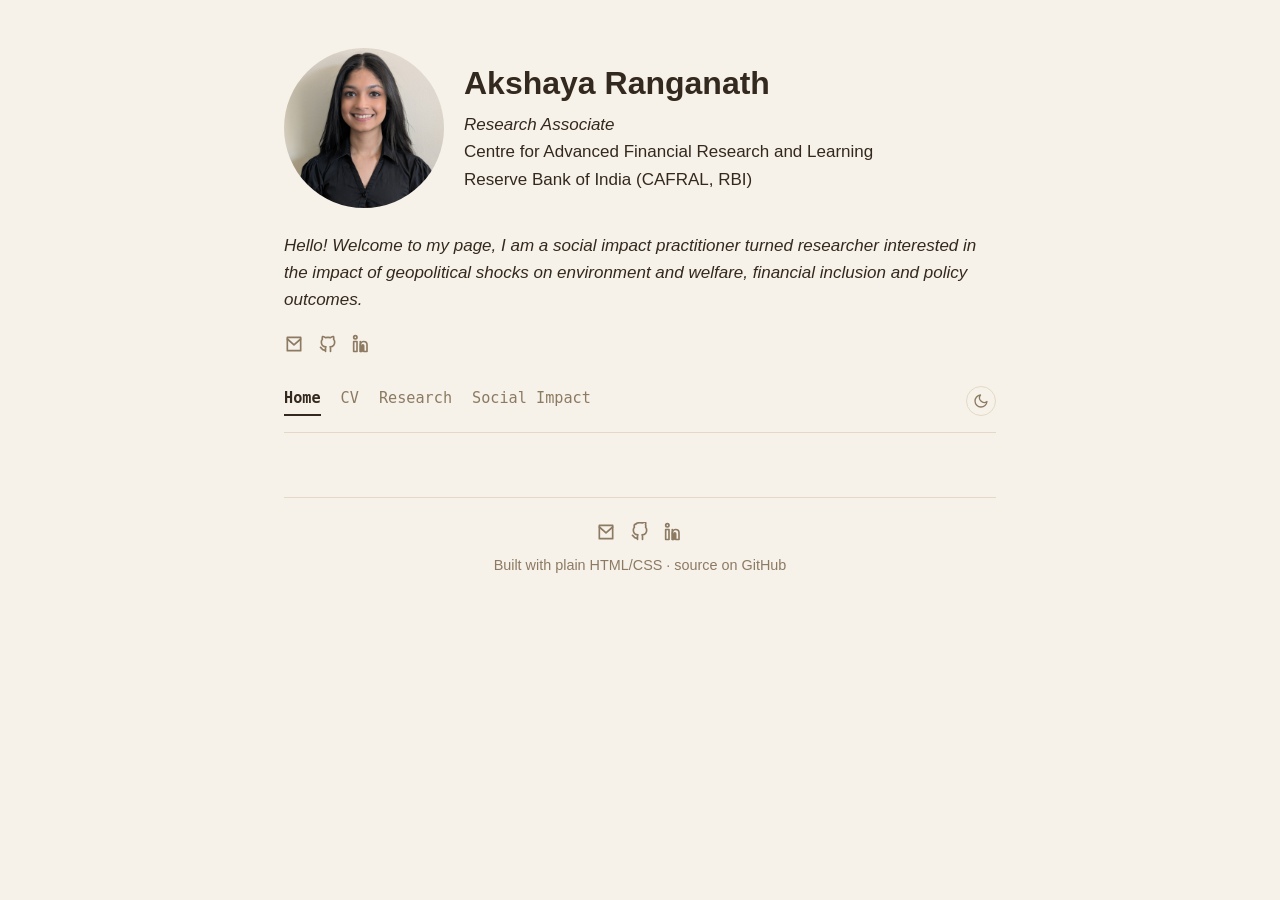
<file: index.html>
<!doctype html>
<html lang="en">

<head>
  <meta charset="utf-8">
  <meta name="viewport" content="width=device-width, initial-scale=1">

  <title>Akshaya Ranganath</title>

  <meta name="description" content="Akshaya's personal website.">

  <link rel="stylesheet" href="assets/css/style.css">
  <link rel="stylesheet" href="assets/css/inner_pages.css">

  <script src="assets/js/main.js" defer></script>

  <style>
    /* Keep the original system font on the home page */
    body {
      font-family: -apple-system, BlinkMacSystemFont, "Segoe UI", Roboto, Helvetica, Arial, sans-serif;
    }
  </style>
</head>

<body>

  <div class="wrap">

    <!-- Profile -->
    <div class="profile large">

      <img
        src="assets/_img/professional_photo.jpg"
        alt="Profile photo"
        width="160"
        height="160"
      >

      <div>
        <h1>Akshaya Ranganath</h1>

        <div class="meta">
          <i>Research Associate</i>
          <br>
          Centre for Advanced Financial Research and Learning
          <br>
          Reserve Bank of India (CAFRAL, RBI)
        </div>
      </div>

    </div>


    <!-- Bio -->
    <p class="bio">
      <i>
        Hello! Welcome to my page, I am a social impact practitioner turned
        researcher interested in the impact of geopolitical shocks on
        environment and welfare, financial inclusion and policy outcomes.
      </i>
    </p>


    <!-- Social links -->
    <div class="social-icons">

      <!-- Email -->
      <a
        href="mailto:ranganathakshaya99@gmail.com"
        title="Email"
        aria-label="Email"
      >
        <svg
          viewBox="0 0 24 24"
          fill="none"
          stroke="currentColor"
          stroke-width="2"
          stroke-linecap="round"
          stroke-linejoin="round"
        >
          <path d="M4 4h16v16H4z"/>
          <path d="M4 6l8 7 8-7"/>
        </svg>
      </a>


      <!-- GitHub -->
      <a
        href="https://github.com/akshaya-ranganath"
        title="GitHub"
        aria-label="GitHub"
        target="_blank"
        rel="noopener noreferrer"
      >
        <svg
          viewBox="0 0 24 24"
          fill="none"
          stroke="currentColor"
          stroke-width="2"
          stroke-linecap="round"
          stroke-linejoin="round"
        >
          <path d="M9 19c-4.3 1.4-4.3-2.5-6-3m12 5v-3.5c0-1 .1-1.4-.5-2 2.8-.3 5.5-1.4 5.5-6a4.6 4.6 0 0 0-1.3-3.2 4.2 4.2 0 0 0-.1-3.2s-1.1-.3-3.5 1.3a12.3 12.3 0 0 0-6.2 0C6.5 2.8 5.4 3.1 5.4 3.1a4.2 4.2 0 0 0-.1 3.2A4.6 4.6 0 0 0 4 9.5c0 4.6 2.7 5.7 5.5 6-.6.6-.6 1.2-.5 2V21"/>
        </svg>
      </a>


      <!-- LinkedIn -->
      <a
        href="https://www.linkedin.com/in/akshaya-ranganath-74b4611b2/"
        title="LinkedIn"
        aria-label="LinkedIn"
        target="_blank"
        rel="noopener noreferrer"
      >
        <svg
          viewBox="0 0 24 24"
          fill="none"
          stroke="currentColor"
          stroke-width="2"
          stroke-linecap="round"
          stroke-linejoin="round"
        >
          <rect x="2" y="9" width="4" height="12"/>
          <circle cx="4" cy="4" r="2"/>
          <path d="M10 9v12"/>
          <path d="M10 13c0-2 2-4 4-4s4 1.5 4 4v8h-4v-7c0-.5-.5-1-1-1s-1 .5-1 1v7h-2z"/>
        </svg>
      </a>

    </div>


    <!-- Navigation -->
    <nav class="site-nav">

      <a href="index.html" class="active">Home</a>

      <a href="assets/_files/akshaya_cv_nov_2026.pdf" target="_blank">CV</a>

      <a href="research.html">Research</a>

      <a href="impact.html">Social Impact</a>

      <button
        class="theme-toggle"
        type="button"
        aria-label="Toggle dark mode"
      >
        dark mode
      </button>

    </nav>


    <!-- Footer -->
    <footer>

      <div class="social-icons">

        <!-- Email -->
        <a
          href="mailto:ranganathakshaya99@gmail.com"
          title="Email"
          aria-label="Email"
        >
          <svg
            viewBox="0 0 24 24"
            fill="none"
            stroke="currentColor"
            stroke-width="2"
            stroke-linecap="round"
            stroke-linejoin="round"
          >
            <path d="M4 4h16v16H4z"/>
            <path d="M4 6l8 7 8-7"/>
          </svg>
        </a>


        <!-- GitHub -->
        <a
          href="https://github.com/akshaya-ranganath"
          title="GitHub"
          aria-label="GitHub"
          target="_blank"
          rel="noopener noreferrer"
        >
          <svg
            viewBox="0 0 24 24"
            fill="none"
            stroke="currentColor"
            stroke-width="2"
            stroke-linecap="round"
            stroke-linejoin="round"
          >
            <path d="M9 19c-4.3 1.4-4.3-2.5-6-3m12 5v-3.5c0-1 .1-1.4-.5-2 2.8-.3 5.5-1.4 5.5-6a4.6 4.6 0 0 0-1.3-3.2 4.2 4.2 0 0 0-.1-3.2 4.2 4.2 0 0 0-.1-3.2s-1.1-.3-3.5 1.3a12.3 12.3 0 0 0-6.2 0C6.5 2.8 5.4 3.1 5.4 3.1a4.2 4.2 0 0 0-.1 3.2A4.6 4.6 0 0 0 4 9.5c0 4.6 2.7 5.7 5.5 6-.6.6-.6 1.2-.5 2V21"/>
          </svg>
        </a>


        <!-- LinkedIn -->
        <a
          href="https://www.linkedin.com/in/akshaya-ranganath-74b4611b2/"
          title="LinkedIn"
          aria-label="LinkedIn"
          target="_blank"
          rel="noopener noreferrer"
        >
          <svg
            viewBox="0 0 24 24"
            fill="none"
            stroke="currentColor"
            stroke-width="2"
            stroke-linecap="round"
            stroke-linejoin="round"
          >
            <rect x="2" y="9" width="4" height="12"/>
            <circle cx="4" cy="4" r="2"/>
            <path d="M10 9v12"/>
            <path d="M10 13c0-2 2-4 4-4s4 1.5 4 4v8h-4v-7c0-.5-.5-1-1-1s-1 .5-1 1v7h-2z"/>
          </svg>
        </a>

      </div>

      <div>
        Built with plain HTML/CSS · source on GitHub
      </div>

    </footer>

  </div>

</body>
</html>
</file>
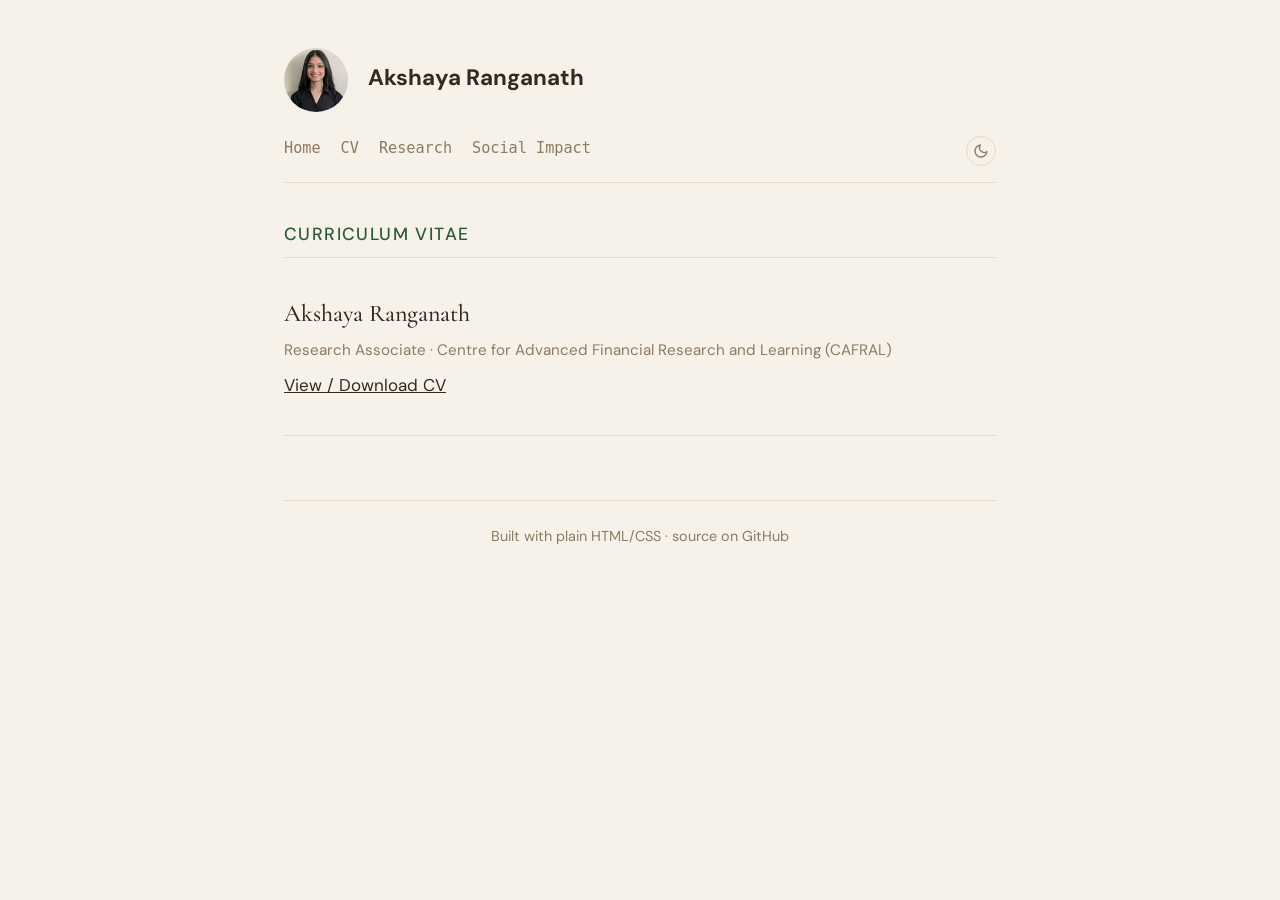
<file: cv.html>
<!doctype html>
<html lang="en">
<head>
<meta charset="utf-8">
<meta name="viewport" content="width=device-width,initial-scale=1">
<title>CV | Akshaya Ranganath</title>
<link rel="stylesheet" href="assets/css/style.css">
<script src="assets/js/main.js"></script>
<link rel="preconnect" href="https://fonts.googleapis.com">
<link rel="preconnect" href="https://fonts.gstatic.com" crossorigin>
<link href="https://fonts.googleapis.com/css2?family=Cormorant+Garamond:ital,wght@0,400;0,500;0,600;1,400&family=DM+Sans:wght@300;400;500&display=swap" rel="stylesheet">
<link rel="stylesheet" href="assets/css/inner_pages.css">
</head>

<body>
<div class="wrap">

  <div class="profile compact">
    <img src="assets/_img/professional_photo.jpg" alt="Profile photo" width="64" height="64">
    <h1>Akshaya Ranganath</h1>
  </div>

  <nav class="site-nav">
    <a href="index.html">Home</a>
    <a href="assets/_files/akshaya_cv_nov_2026.pdf" target="_blank">CV</a>
    <a href="research.html">Research</a>
    <a href="impact.html">Social Impact</a>
    <button class="theme-toggle" type="button">dark mode</button>
  </nav>

  <section>
    <h2 class="section-label">Curriculum Vitae</h2>

    <div class="paper">
      <div class="paper-title">Akshaya Ranganath</div>

      <div class="paper-meta">
        Research Associate · Centre for Advanced Financial Research and Learning (CAFRAL)
      </div>

      <p>
        <a href="assets/_files/akshaya_cv_oct_2026.pdf" target="_blank" rel="noopener noreferrer">
          View / Download CV
        </a>
      </p>
    </div>
  </section>

  <footer>
    <div>Built with plain HTML/CSS · source on GitHub</div>
  </footer>

</div>
</body>
</html>
</file>
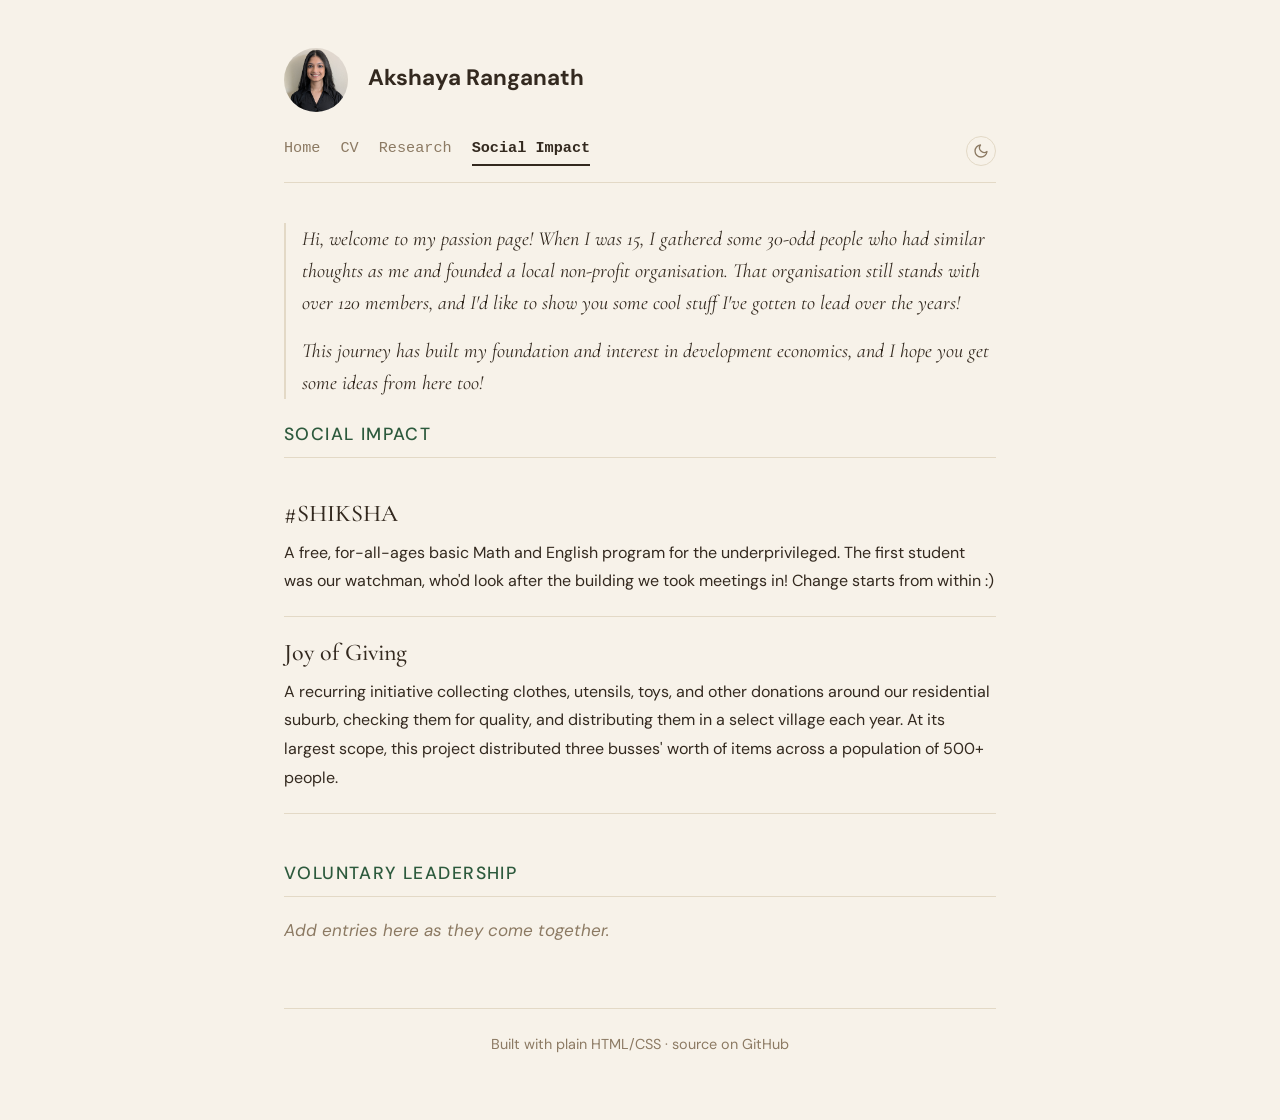
<file: impact.html>
<!doctype html>
<html lang="en">
<head>
<meta charset="utf-8">
<meta name="viewport" content="width=device-width,initial-scale=1">
<title>Social Impact | Akshaya Ranganath</title>
<link rel="stylesheet" href="assets/css/style.css">
<script src="assets/js/main.js"></script>
<link rel="preconnect" href="https://fonts.googleapis.com">
<link rel="preconnect" href="https://fonts.gstatic.com" crossorigin>
<link href="https://fonts.googleapis.com/css2?family=Cormorant+Garamond:ital,wght@0,400;0,500;0,600;1,400&family=DM+Sans:wght@300;400;500&display=swap" rel="stylesheet">
<link rel="stylesheet" href="assets/css/inner_pages.css">
</head>
<body>
<div class="wrap">

  <div class="profile compact">
    <img src="assets/_img/professional_photo.jpg" alt="Profile photo" width="64" height="64">
    <h1>Akshaya Ranganath</h1>
  </div>

  <nav class="site-nav">
    <a href="index.html">Home</a>
    <a href="assets/_files/akshaya_cv_nov_2026.pdf" target="_blank">CV</a>
    <a href="research.html">Research</a>
    <a href="impact.html" class="active">Social Impact</a>
    <button class="theme-toggle" type="button">dark mode</button>
  </nav>

  <blockquote>
    <p>Hi, welcome to my passion page! When I was 15, I gathered some 30-odd people
    who had similar thoughts as me and founded a local non-profit organisation.
    That organisation still stands with over 120 members, and I'd like to show you
    some cool stuff I've gotten to lead over the years!</p>
    <p>This journey has built my foundation and interest in development economics,
    and I hope you get some ideas from here too!</p>
  </blockquote>

  <section>
    <h2 class="section-label">Social Impact</h2>
    <div class="paper">
      <div class="paper-title">#SHIKSHA</div>
      <div class="paper-desc">A free, for-all-ages basic Math and English program for the
      underprivileged. The first student was our watchman, who'd look after the
      building we took meetings in! Change starts from within :)</div>
    </div>
    <div class="paper">
      <div class="paper-title">Joy of Giving</div>
      <div class="paper-desc">A recurring initiative collecting clothes, utensils, toys,
      and other donations around our residential suburb, checking them for quality,
      and distributing them in a select village each year. At its largest scope,
      this project distributed three busses' worth of items across a population of
      500+ people.</div>
    </div>
  </section>

  <section>
    <h2 class="section-label">Voluntary Leadership</h2>
    <p class="placeholder">Add entries here as they come together.</p>
  </section>

  <footer>
    <div>Built with plain HTML/CSS · source on GitHub</div>
  </footer>

</div>
</body>
</html>
</file>
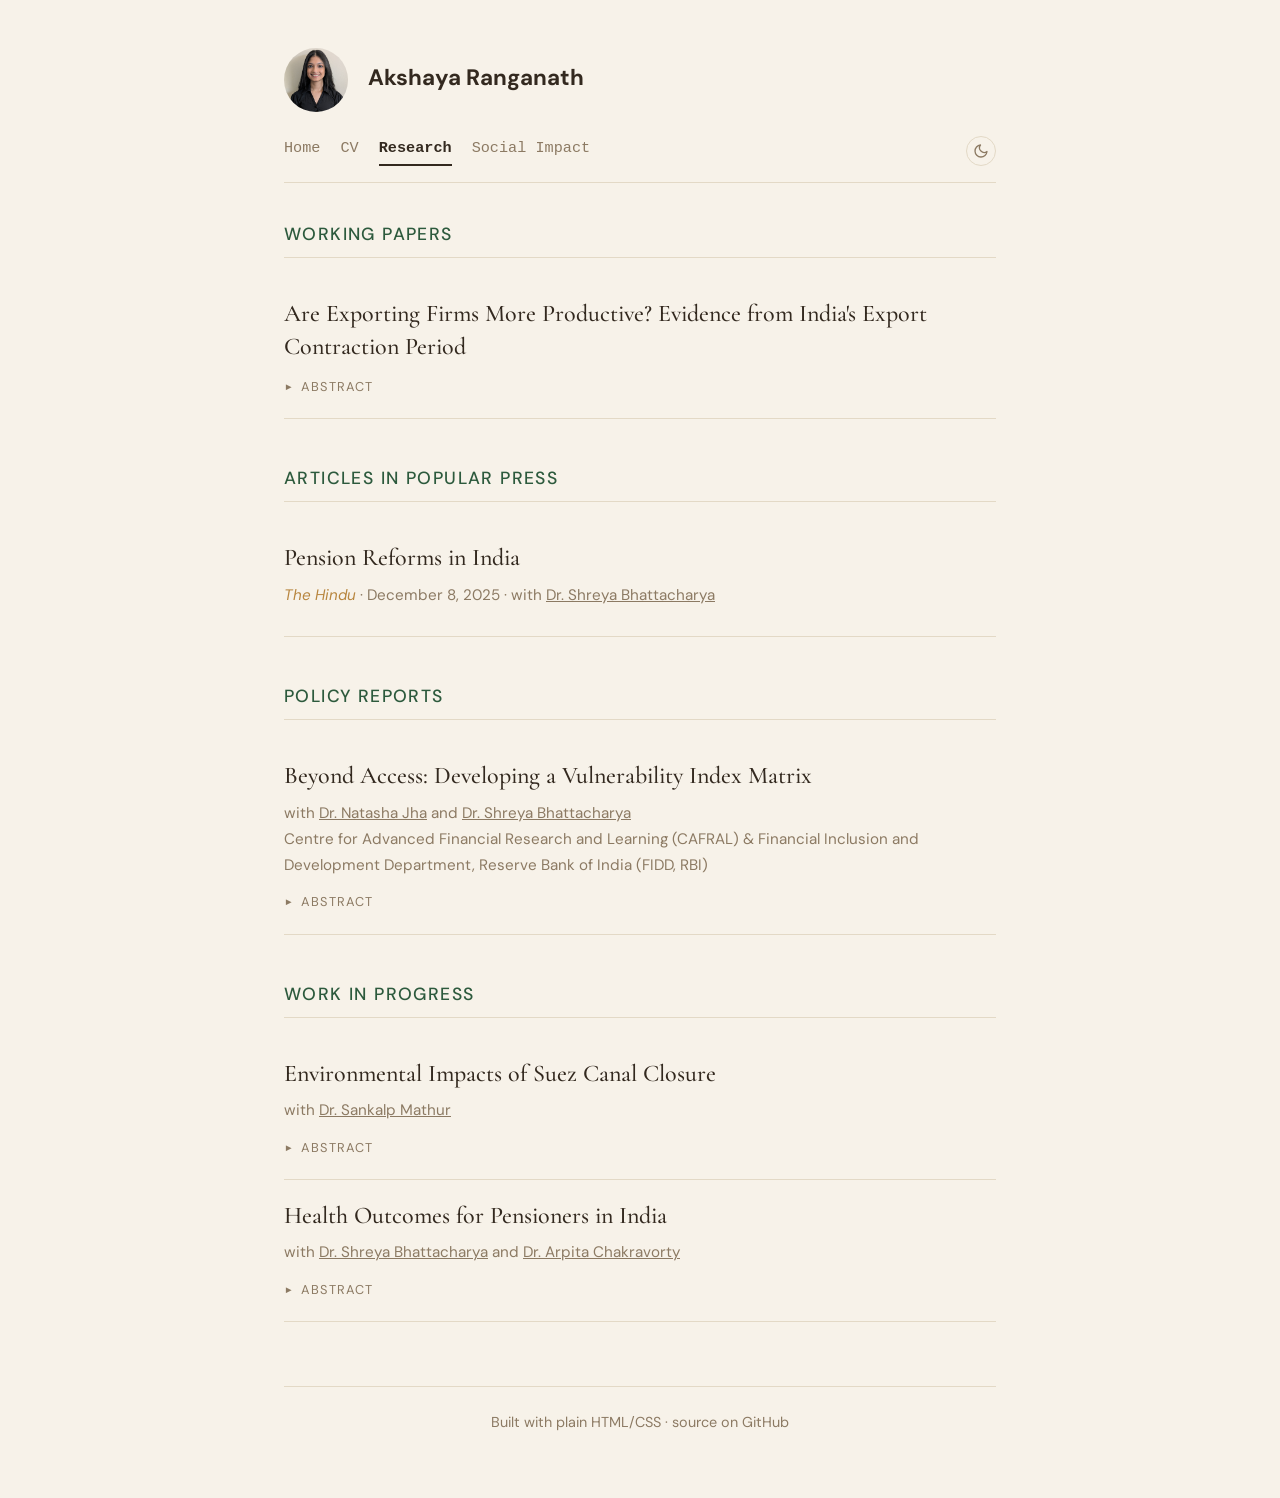
<file: research.html>
<!doctype html>
<html lang="en">
<head>
<meta charset="utf-8">
<meta name="viewport" content="width=device-width,initial-scale=1">
<title>Research | Akshaya Ranganath</title>
<link rel="stylesheet" href="assets/css/style.css">
<script src="assets/js/main.js"></script>
<link rel="preconnect" href="https://fonts.googleapis.com">
<link rel="preconnect" href="https://fonts.gstatic.com" crossorigin>
<link href="https://fonts.googleapis.com/css2?family=Cormorant+Garamond:ital,wght@0,400;0,500;0,600;1,400&family=DM+Sans:wght@300;400;500&display=swap" rel="stylesheet">
<link rel="stylesheet" href="assets/css/inner_pages.css">
</head>
<body>
<div class="wrap">

  <div class="profile compact">
    <img src="assets/_img/professional_photo.jpg" alt="Profile photo" width="64" height="64">
    <h1>Akshaya Ranganath</h1>
  </div>

  <nav class="site-nav">
    <a href="index.html">Home</a>
    <a href="assets/_files/akshaya_cv_nov_2026.pdf" target="_blank">CV</a>
    <a href="research.html" class="active">Research</a>
    <a href="impact.html">Social Impact</a>
    <button class="theme-toggle" type="button">dark mode</button>
  </nav>

  <section>
    <h2 class="section-label">Working Papers</h2>
    <div class="paper">
      <div class="paper-title">Are Exporting Firms More Productive? Evidence from India's Export Contraction Period</div>
      <button class="abstract-toggle" onclick="toggleAbstract(this)"><span class="arrow">&#9658;</span> Abstract</button>
      <div class="abstract-box">
        <p>Abstract coming soon — full text to be added.</p>
      </div>
    </div>
  </section>

  <section>
    <h2 class="section-label">Articles in Popular Press</h2>
    <div class="paper">
      <div class="paper-title"><a href="https://www.thehindu.com/data/the-evolution-of-pension-reforms-in-india/article70375016.ece" target="_blank" rel="noopener noreferrer">Pension Reforms in India</a></div>
      <div class="paper-meta">
        <span class="venue">The Hindu</span> · December 8, 2025 · with <a href="https://sites.google.com/view/shreyabeconomics/" target="_blank" rel="noopener noreferrer">Dr. Shreya Bhattacharya</a>
      </div>
    </div>
  </section>

  <section>
    <h2 class="section-label">Policy Reports</h2>
    <div class="paper">
      <div class="paper-title">Beyond Access: Developing a Vulnerability Index Matrix</div>
      <div class="paper-meta">with <a href="https://natashajha.github.io" target="_blank" rel="noopener noreferrer">Dr. Natasha Jha</a> and <a href="https://sites.google.com/view/shreyabeconomics/" target="_blank" rel="noopener noreferrer">Dr. Shreya Bhattacharya</a><br>Centre for Advanced Financial Research and Learning (CAFRAL) &amp; Financial Inclusion and Development Department, Reserve Bank of India (FIDD, RBI)</div>
      <button class="abstract-toggle" onclick="toggleAbstract(this)"><span class="arrow">&#9658;</span> Abstract</button>
      <div class="abstract-box">
        <p>Abstract coming soon — full text to be added.</p>
      </div>
    </div>
  </section>

  <section>
    <h2 class="section-label">Work in Progress</h2>
    <div class="paper">
      <div class="paper-title">Environmental Impacts of Suez Canal Closure</div>
      <div class="paper-meta">with <a href="https://www.sankalpmathur.com/home" target="_blank" rel="noopener noreferrer">Dr. Sankalp Mathur</a></div>
      <button class="abstract-toggle" onclick="toggleAbstract(this)"><span class="arrow">&#9658;</span> Abstract</button>
      <div class="abstract-box">
        <p>Abstract coming soon — full text to be added.</p>
      </div>
    </div>
    <div class="paper">
      <div class="paper-title">Health Outcomes for Pensioners in India</div>
      <div class="paper-meta">with <a href="https://sites.google.com/view/shreyabeconomics/" target="_blank" rel="noopener noreferrer">Dr. Shreya Bhattacharya</a> and <a href="https://sites.google.com/view/achakravorty/" target="_blank" rel="noopener noreferrer">Dr. Arpita Chakravorty</a></div>
      <button class="abstract-toggle" onclick="toggleAbstract(this)"><span class="arrow">&#9658;</span> Abstract</button>
      <div class="abstract-box">
        <p>Abstract coming soon — full text to be added.</p>
      </div>
    </div>
  </section>

  <footer>
    <div>Built with plain HTML/CSS · source on GitHub</div>
  </footer>

</div>
<script>
  function toggleAbstract(btn) {
    btn.classList.toggle('open');
    btn.nextElementSibling.classList.toggle('open');
  }
</script>
</body>
</html>
</file>
<file: assets/css/style.css>
:root {
  --bg: #f7f2e9;
  --fg: #2e2e33;
  --fg-muted: #6b6b70;
  --accent: #2e2e33;
  --border: #e6e6e6;
}

@media (prefers-color-scheme: dark) {
  :root:not([data-theme="light"]) {
    --bg: #1b1b1e;
    --fg: #e6e6e6;
    --fg-muted: #a0a0a5;
    --accent: #e6e6e6;
    --border: #2f2f33;
  }
}

:root[data-theme="dark"] {
  --bg: #1b1b1e;
  --fg: #e6e6e6;
  --fg-muted: #a0a0a5;
  --accent: #e6e6e6;
  --border: #2f2f33;
}

* { box-sizing: border-box; }

html { -webkit-text-size-adjust: 100%; }

body {
  margin: 0;
  background: var(--bg);
  color: var(--fg);
  font-family: -apple-system, BlinkMacSystemFont, "Segoe UI", Roboto, Helvetica, Arial, sans-serif;
  font-size: 17px;
  line-height: 1.6;
}

.wrap {
  max-width: 760px;
  margin: 0 auto;
  padding: 48px 24px 64px;
}

a { color: var(--accent); }
a:hover { opacity: 0.75; }

h1, h2, h3 {
  font-weight: 700;
  line-height: 1.25;
}
h1 { font-size: 2rem; margin: 0 0 8px; }
h2 { font-size: 1.4rem; margin: 0 0 16px; }
h3 { font-size: 1.1rem; margin: 0 0 4px; }

p { margin: 0 0 16px; }

/* Profile header */
.profile {
  display: flex;
  align-items: center;
  gap: 20px;
  margin-bottom: 24px;
}
.profile img {
  border-radius: 50%;
  object-fit: cover;
  flex-shrink: 0;
}
.profile.large img { width: 160px; height: 160px; }
.profile.compact img { width: 64px; height: 64px; }
.profile.compact h1 { font-size: 1.4rem; margin-bottom: 4px; }

.bio {
  margin-bottom: 20px;
  color: var(--fg);
}

/* Social icons */
.social-icons {
  display: flex;
  gap: 14px;
  margin-bottom: 32px;
}
.social-icons a {
  color: var(--fg-muted);
  display: inline-flex;
}
.social-icons a:hover { color: var(--fg); opacity: 1; }
.social-icons svg { width: 20px; height: 20px; }

/* Nav */
nav.site-nav {
  display: flex;
  gap: 20px;
  flex-wrap: wrap;
  padding-bottom: 16px;
  margin-bottom: 40px;
  border-bottom: 1px solid var(--border);
  font-family: ui-monospace, SFMono-Regular, Menlo, monospace;
  font-size: 0.95rem;
}
nav.site-nav a {
  text-decoration: none;
  color: var(--fg-muted);
  padding-bottom: 4px;
}
nav.site-nav a:hover { color: var(--fg); opacity: 1; }
nav.site-nav a.active {
  color: var(--fg);
  border-bottom: 2px solid var(--fg);
  font-weight: 600;
}

.theme-toggle {
  margin-left: auto;
  display: inline-flex;
  align-items: center;
  justify-content: center;
  width: 30px;
  height: 30px;
  background: none;
  border: 1px solid var(--border);
  border-radius: 50%;
  color: var(--fg-muted);
  cursor: pointer;
  padding: 0;
}
.theme-toggle svg { width: 16px; height: 16px; }
.theme-toggle:hover { color: var(--fg); border-color: var(--fg-muted); }

section { margin-bottom: 48px; }
section:last-child { margin-bottom: 0; }

/* Section list item */
.list-item {
  margin-bottom: 20px;
}
.list-item:last-child { margin-bottom: 0; }
.list-item .title { font-weight: 700; }
.list-item .title.paper { font-style: italic; font-weight: 400; }
.list-item .meta {
  color: var(--fg-muted);
  font-size: 0.95rem;
}
.list-item .desc { margin-top: 4px; }

/* Card */
.card {
  border: 1px solid var(--border);
  border-radius: 8px;
  padding: 20px;
  margin-bottom: 16px;
}

blockquote {
  margin: 0 0 24px;
  padding-left: 16px;
  border-left: 2px solid var(--border);
  color: var(--fg-muted);
}

.placeholder {
  color: var(--fg-muted);
  font-style: italic;
}

.btn {
  display: inline-block;
  border: 1px solid var(--border);
  border-radius: 6px;
  padding: 8px 16px;
  text-decoration: none;
  font-size: 0.95rem;
}
.btn:hover { opacity: 1; border-color: var(--fg-muted); }

footer {
  margin-top: 64px;
  padding-top: 24px;
  border-top: 1px solid var(--border);
  text-align: center;
  color: var(--fg-muted);
  font-size: 0.9rem;
}
footer .social-icons { justify-content: center; margin-bottom: 12px; }

@media (max-width: 480px) {
  .wrap { padding: 32px 20px 48px; }
  .profile { flex-direction: column; align-items: flex-start; }
}
</file>
<file: assets/css/inner_pages.css>
/* Shared "research" look — borrowed from natashajha.github.io/research.html.
   Linked on every page except index.html (home keeps the original site style). */
:root {
  --bg: #f7f2e9;
  --fg: #33291f;
  --fg-muted: #8c7a63;
  --accent: #33291f;
  --border: #e3d9c6;
}
body { font-family: 'DM Sans', sans-serif; }

blockquote {
  font-family: 'Cormorant Garamond', Georgia, serif;
  font-style: italic;
  font-size: 1.25rem;
  color: var(--fg);
}
blockquote p { margin-bottom: 1rem; }

.section-label {
  font-size: 1.1rem;
  letter-spacing: 0.08em;
  text-transform: uppercase;
  color: #2d5a3d;
  font-weight: 500;
  margin: 0 0 1.25rem;
  padding-bottom: 0.75rem;
  border-bottom: 1px solid var(--border);
}

.paper { padding: 1.25rem 0; border-bottom: 1px solid var(--border); }
section:last-child .paper:last-child { border-bottom: none; }

.paper-title {
  font-family: 'Cormorant Garamond', Georgia, serif;
  font-size: 1.5rem;
  font-weight: 500;
  line-height: 1.35;
  margin-bottom: 0.5rem;
  color: var(--fg);
}
.paper-title a { color: inherit; text-decoration: none; }
.paper-title a:hover { color: #2d5a3d; opacity: 1; }

.paper-desc {
  font-size: 1rem;
  line-height: 1.8;
  color: var(--fg);
  margin-top: 0.5rem;
}

.paper-meta {
  font-size: 0.95rem;
  color: var(--fg-muted);
  line-height: 1.7;
  margin-bottom: 0.5rem;
}
.paper-meta a { color: var(--fg-muted); text-decoration: underline; }
.paper-meta a:hover { color: #2d5a3d; opacity: 1; }
.paper-meta .venue { color: #b8863f; font-style: italic; }

.abstract-toggle {
  background: none;
  border: none;
  font-family: 'DM Sans', sans-serif;
  font-size: 0.8rem;
  letter-spacing: 0.09em;
  text-transform: uppercase;
  color: var(--fg-muted);
  cursor: pointer;
  padding: 0;
  display: inline-flex;
  align-items: center;
  gap: 0.4rem;
}
.abstract-toggle:hover { color: #2d5a3d; }
.abstract-toggle .arrow {
  display: inline-block;
  transition: transform 0.25s;
  font-size: 0.6rem;
}
.abstract-toggle.open .arrow { transform: rotate(90deg); }

.abstract-box {
  max-height: 0;
  overflow: hidden;
  transition: max-height 0.35s ease;
}
.abstract-box.open { max-height: 800px; }
.abstract-box p {
  font-size: 1rem;
  line-height: 1.8;
  color: var(--fg-muted);
  margin: 0.9rem 0 0;
  padding-left: 1rem;
  border-left: 2px solid #b8863f;
}
</file>
